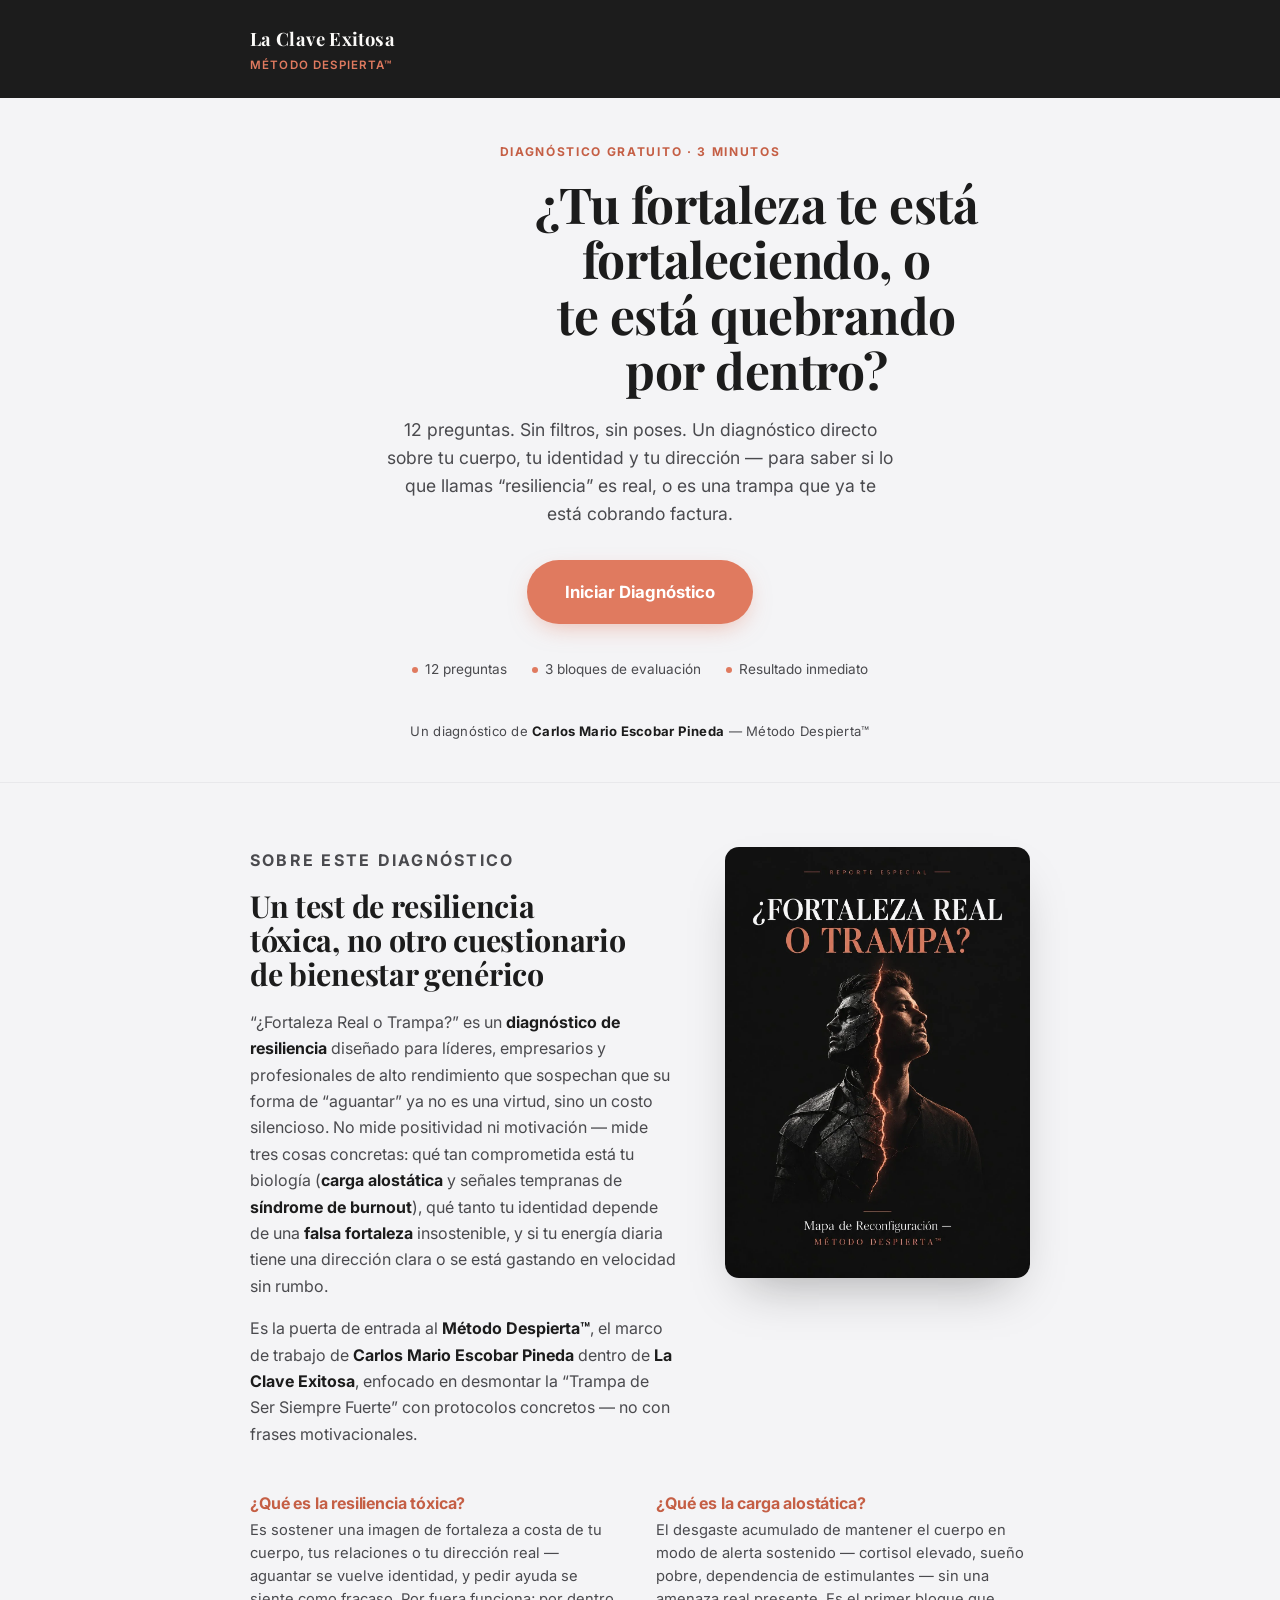
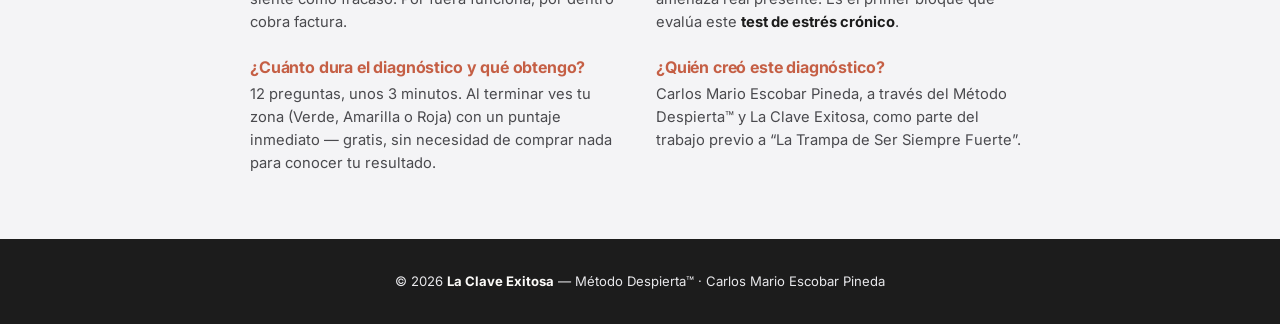
<file: index.html>
<!DOCTYPE html>
<html lang="es">
<head>
  <meta charset="UTF-8">
  <meta name="viewport" content="width=device-width, initial-scale=1">
  <title>¿Fortaleza Real o Trampa? — Test de Resiliencia Tóxica | Método Despierta™</title>
  <meta name="description" content="Diagnóstico gratuito de resiliencia tóxica y burnout en 12 preguntas: carga alostática, falsa fortaleza y dirección. Descubre si tu fortaleza te sostiene o te está quebrando por dentro. Método Despierta™, Carlos Mario Escobar Pineda.">
  <meta name="keywords" content="diagnóstico de resiliencia, resiliencia tóxica, test de fortaleza mental, carga alostática, síndrome de burnout, agotamiento emocional, falsa fortaleza, la trampa de ser siempre fuerte, test de estrés crónico, Método Despierta, Carlos Mario Escobar Pineda, La Clave Exitosa, diagnóstico gratuito online">
  <meta name="robots" content="index, follow">
  <link rel="canonical" href="https://diagnostico.laclavexitosa.com/">

  <link rel="preconnect" href="https://fonts.googleapis.com">
  <link rel="preconnect" href="https://fonts.gstatic.com" crossorigin>
  <link rel="stylesheet" href="https://fonts.googleapis.com/css2?family=Playfair+Display:wght@700;800&family=Inter:wght@400;500;600;700&display=swap">

  <link rel="icon" href="assets/favicon.svg" type="image/svg+xml">
  <link rel="apple-touch-icon" href="assets/apple-touch-icon.png">
  <link rel="stylesheet" href="styles.css?v=20260918">

  <meta property="og:title" content="¿Fortaleza Real o Trampa? — Test de Resiliencia Tóxica">
  <meta property="og:description" content="¿Tu fortaleza te está fortaleciendo, o te está quebrando por dentro? Diagnóstico gratuito de 12 preguntas sobre carga alostática, falsa fortaleza y dirección. Descúbrelo en 3 minutos.">
  <meta property="og:type" content="website">
  <meta property="og:url" content="https://diagnostico.laclavexitosa.com/">
  <meta property="og:locale" content="es_CO">
  <meta property="og:image" content="https://diagnostico.laclavexitosa.com/assets/social-preview.jpg">
  <meta property="og:image:width" content="900">
  <meta property="og:image:height" content="900">
  <meta name="twitter:card" content="summary_large_image">
  <meta name="twitter:image" content="https://diagnostico.laclavexitosa.com/assets/social-preview.jpg">

  <script type="application/ld+json">
  {
    "@context": "https://schema.org",
    "@type": "FAQPage",
    "mainEntity": [
      {
        "@type": "Question",
        "name": "¿Qué es la resiliencia tóxica?",
        "acceptedAnswer": {
          "@type": "Answer",
          "text": "Es sostener una imagen de fortaleza a costa de tu cuerpo, tus relaciones o tu dirección real — aguantar se vuelve identidad, y pedir ayuda se siente como fracaso. Por fuera funciona; por dentro cobra factura."
        }
      },
      {
        "@type": "Question",
        "name": "¿Qué es la carga alostática?",
        "acceptedAnswer": {
          "@type": "Answer",
          "text": "El desgaste acumulado de mantener el cuerpo en modo de alerta sostenido — cortisol elevado, sueño pobre, dependencia de estimulantes — sin una amenaza real presente. Es el primer bloque que evalúa este test de estrés crónico."
        }
      },
      {
        "@type": "Question",
        "name": "¿Cuánto dura el diagnóstico y qué obtengo?",
        "acceptedAnswer": {
          "@type": "Answer",
          "text": "12 preguntas, unos 3 minutos. Al terminar ves tu zona (Verde, Amarilla o Roja) con un puntaje inmediato — gratis, sin necesidad de comprar nada para conocer tu resultado."
        }
      },
      {
        "@type": "Question",
        "name": "¿Quién creó este diagnóstico?",
        "acceptedAnswer": {
          "@type": "Answer",
          "text": "Carlos Mario Escobar Pineda, a través del Método Despierta™ y La Clave Exitosa, como parte del trabajo previo a “La Trampa de Ser Siempre Fuerte”."
        }
      }
    ]
  }
  </script>
</head>
<body>
  <a class="skip-link" href="#main">Saltar al contenido</a>

  <header class="site-header">
    <div class="container">
      <div class="brand">
        <span class="brand-name">La Clave Exitosa</span>
        <span class="brand-method">Método Despierta™</span>
      </div>
    </div>
  </header>

  <div class="app">
    <main class="app-main" id="main">
      <div class="container">

        <!-- ============ PANTALLA 1: LANDING ============ -->
        <section class="screen landing" data-screen="landing">
          <p class="eyebrow">Diagnóstico gratuito · 3 minutos</p>
          <h1 class="landing-hook">¿Tu fortaleza te está fortaleciendo, o te está quebrando por dentro?</h1>
          <p class="landing-sub">12 preguntas. Sin filtros, sin poses. Un diagnóstico directo sobre tu cuerpo, tu identidad y tu dirección — para saber si lo que llamas “resiliencia” es real, o es una trampa que ya te está cobrando factura.</p>
          <button type="button" class="btn btn-primary btn-lg" data-action="start-quiz">Iniciar Diagnóstico</button>
          <div class="landing-meta">
            <span>12 preguntas</span>
            <span>3 bloques de evaluación</span>
            <span>Resultado inmediato</span>
          </div>
          <p class="landing-credit">Un diagnóstico de <strong>Carlos Mario Escobar Pineda</strong> — Método Despierta™</p>
          <noscript>
            <p style="margin-top:2rem;color:#C6482E;font-weight:600;">
              Este diagnóstico es interactivo y necesita JavaScript activado en tu navegador para funcionar.
            </p>
          </noscript>
        </section>

        <!-- ============ PANTALLA 2: QUIZ ============ -->
        <section class="screen card" data-screen="quiz" hidden>
          <div class="progress"><div class="progress-bar" data-progress-bar></div></div>
          <p class="quiz-block-label" data-quiz-block-label></p>
          <h2 class="quiz-question" data-quiz-question></h2>
          <div class="quiz-options" data-quiz-options></div>
          <div class="quiz-nav">
            <button type="button" class="quiz-back" data-action="quiz-back">← Anterior</button>
            <span class="quiz-counter" data-quiz-counter></span>
          </div>
        </section>

        <!-- ============ PANTALLA 2.5: ANALIZANDO ============ -->
        <section class="screen analyzing-screen" data-screen="analyzing" hidden>
          <div class="spinner" aria-hidden="true"></div>
          <p class="analyzing-text">Analizando tus respuestas...</p>
        </section>

        <!-- ============ PANTALLA 3: RESULTADO GRATIS ============ -->
        <section class="screen card" data-screen="result" hidden>
          <p class="eyebrow" style="text-align:center;display:block;">Tu resultado</p>
          <div class="gauge-wrap">
            <svg class="gauge" viewBox="0 0 240 140" role="img" aria-label="Velocímetro de resultado">
              <path d="M 30 120 A 90 90 0 0 1 75 42.06" fill="none" stroke="#4C9A6E" stroke-width="18" stroke-linecap="round"/>
              <path d="M 75 42.06 A 90 90 0 0 1 165 42.06" fill="none" stroke="#E0A83E" stroke-width="18"/>
              <path d="M 165 42.06 A 90 90 0 0 1 210 120" fill="none" stroke="#C6482E" stroke-width="18" stroke-linecap="round"/>
              <circle cx="120" cy="120" r="8" fill="#1C1C1C"/>
              <line class="gauge-needle" data-gauge-needle x1="120" y1="120" x2="120" y2="40" stroke="#1C1C1C" stroke-width="4" stroke-linecap="round" style="transform:rotate(-90deg);"/>
            </svg>
            <span class="gauge-zone-label" data-result-zone-label></span>
            <p class="gauge-score"><span>Puntaje: </span><span data-result-score></span><span>/24</span></p>
          </div>
          <p class="result-frase" data-result-frase></p>

          <form class="lead-form" data-lead-form novalidate>
            <div class="field">
              <label for="f-nombre">Nombre</label>
              <input id="f-nombre" name="nombre" type="text" autocomplete="name" required>
            </div>
            <div class="field">
              <label for="f-email">Email</label>
              <input id="f-email" name="email" type="email" autocomplete="email" required>
            </div>
            <div class="field">
              <label for="f-whatsapp">WhatsApp</label>
              <input id="f-whatsapp" name="whatsapp" type="tel" autocomplete="tel" placeholder="+57 300 000 0000" required>
            </div>
            <button type="submit" class="btn btn-primary btn-block btn-lg" data-action="submit-lead">Ver mi diagnóstico completo</button>
            <p class="form-note">Tus datos se usan solo para enviarte tu diagnóstico. Sin spam.</p>
          </form>

          <div class="unlock-box" data-unlock-box hidden>
            <p class="unlock-title">Ya tenemos tu zona predominante.</p>
            <p class="unlock-sub">Pero un puntaje no te dice <em>por qué</em> estás ahí, ni qué hacer los próximos 7 días. Eso está en tu Mapa Completo de Reconfiguración.</p>
            <a class="btn btn-primary btn-lg" data-hotmart-reporte href="#" target="_self">Desbloquea tu Mapa Completo de Reconfiguración</a>
            <span class="unlock-price">Pago único de $19 USD · Acceso inmediato tras la compra</span>
          </div>
        </section>

      </div>
    </main>

    <section class="seo-section" id="sobre-el-diagnostico">
      <div class="container">
        <div class="seo-grid">
          <div class="seo-content">
            <p class="eyebrow">Sobre este diagnóstico</p>
            <h2>Un test de resiliencia tóxica, no otro cuestionario de bienestar genérico</h2>
            <p>“¿Fortaleza Real o Trampa?” es un <strong>diagnóstico de resiliencia</strong> diseñado para líderes, empresarios y profesionales de alto rendimiento que sospechan que su forma de “aguantar” ya no es una virtud, sino un costo silencioso. No mide positividad ni motivación — mide tres cosas concretas: qué tan comprometida está tu biología (<strong>carga alostática</strong> y señales tempranas de <strong>síndrome de burnout</strong>), qué tanto tu identidad depende de una <strong>falsa fortaleza</strong> insostenible, y si tu energía diaria tiene una dirección clara o se está gastando en velocidad sin rumbo.</p>
            <p>Es la puerta de entrada al <strong>Método Despierta™</strong>, el marco de trabajo de <strong>Carlos Mario Escobar Pineda</strong> dentro de <strong>La Clave Exitosa</strong>, enfocado en desmontar la “Trampa de Ser Siempre Fuerte” con protocolos concretos — no con frases motivacionales.</p>
          </div>
          <figure class="seo-image">
            <img src="assets/report-cover.webp" alt="Portada del reporte ¿Fortaleza Real o Trampa? — Mapa de Reconfiguración, Método Despierta™" loading="lazy" width="1055" height="1491">
          </figure>
        </div>

        <div class="faq-grid">
          <div class="faq-item">
            <h3>¿Qué es la resiliencia tóxica?</h3>
            <p>Es sostener una imagen de fortaleza a costa de tu cuerpo, tus relaciones o tu dirección real — aguantar se vuelve identidad, y pedir ayuda se siente como fracaso. Por fuera funciona; por dentro cobra factura.</p>
          </div>
          <div class="faq-item">
            <h3>¿Qué es la carga alostática?</h3>
            <p>El desgaste acumulado de mantener el cuerpo en modo de alerta sostenido — cortisol elevado, sueño pobre, dependencia de estimulantes — sin una amenaza real presente. Es el primer bloque que evalúa este <strong>test de estrés crónico</strong>.</p>
          </div>
          <div class="faq-item">
            <h3>¿Cuánto dura el diagnóstico y qué obtengo?</h3>
            <p>12 preguntas, unos 3 minutos. Al terminar ves tu zona (Verde, Amarilla o Roja) con un puntaje inmediato — gratis, sin necesidad de comprar nada para conocer tu resultado.</p>
          </div>
          <div class="faq-item">
            <h3>¿Quién creó este diagnóstico?</h3>
            <p>Carlos Mario Escobar Pineda, a través del Método Despierta™ y La Clave Exitosa, como parte del trabajo previo a “La Trampa de Ser Siempre Fuerte”.</p>
          </div>
        </div>
      </div>
    </section>

    <footer class="site-footer">
      <div class="container">
        <p>© <span data-year></span> <strong>La Clave Exitosa</strong> — Método Despierta™ · Carlos Mario Escobar Pineda</p>
      </div>
    </footer>
  </div>

  <script defer src="lib/manifest.js"></script>
  <script defer src="main.js?v=20260918"></script>
</body>
</html>
</file>
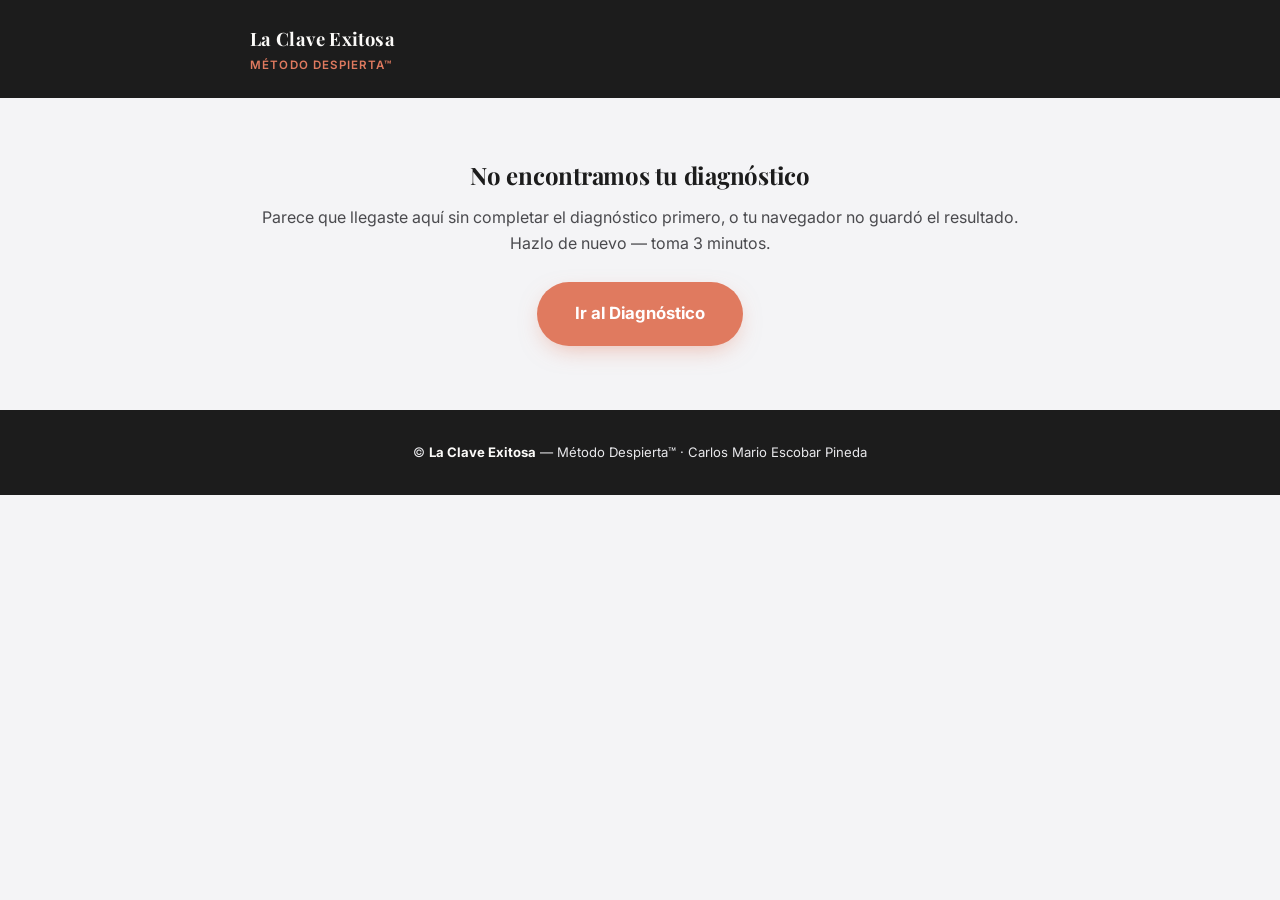
<file: gracias.html>
<!DOCTYPE html>
<html lang="es">
<head>
  <meta charset="UTF-8">
  <meta name="viewport" content="width=device-width, initial-scale=1">
  <title>Tu Mapa de Reconfiguración — Método Despierta™</title>
  <meta name="robots" content="noindex, nofollow">

  <link rel="preconnect" href="https://fonts.googleapis.com">
  <link rel="preconnect" href="https://fonts.gstatic.com" crossorigin>
  <link rel="stylesheet" href="https://fonts.googleapis.com/css2?family=Playfair+Display:wght@700;800&family=Inter:wght@400;500;600;700&display=swap">

  <link rel="icon" href="assets/favicon.svg" type="image/svg+xml">
  <link rel="stylesheet" href="styles.css?v=20260918">
</head>
<body>
  <a class="skip-link" href="#main">Saltar al contenido</a>

  <header class="site-header no-print">
    <div class="container">
      <div class="brand">
        <span class="brand-name">La Clave Exitosa</span>
        <span class="brand-method">Método Despierta™</span>
      </div>
    </div>
  </header>

  <main id="main">

    <!-- ============ Estado vacío (sin resultado guardado) ============ -->
    <div class="container" data-empty-state hidden>
      <div class="empty-state">
        <h2>No encontramos tu diagnóstico</h2>
        <p>Parece que llegaste aquí sin completar el diagnóstico primero, o tu navegador no guardó el resultado. Hazlo de nuevo — toma 3 minutos.</p>
        <a class="btn btn-primary btn-lg" href="index.html">Ir al Diagnóstico</a>
      </div>
    </div>

    <!-- ============ Reporte ============ -->
    <div data-report hidden>
      <section class="report-hero">
        <div class="container">
          <p class="eyebrow">Tu Mapa de Reconfiguración</p>
          <h1 data-report-title>Tu diagnóstico, <span data-report-nombre></span></h1>
          <p data-report-intro></p>
        </div>
      </section>

      <div class="container report-body">

        <section class="report-section" data-block-section="1">
          <div class="report-section-head">
            <h2>Bloque 1 · Carga Alostática</h2>
            <span class="zone-tag" data-block-zone-tag="1"></span>
          </div>
          <p class="report-text" data-block-text="1"></p>
        </section>

        <section class="report-section" data-block-section="2">
          <div class="report-section-head">
            <h2>Bloque 2 · La Máscara de la Identidad</h2>
            <span class="zone-tag" data-block-zone-tag="2"></span>
          </div>
          <p class="report-text" data-block-text="2"></p>
        </section>

        <section class="report-section" data-block-section="3">
          <div class="report-section-head">
            <h2>Bloque 3 · Dirección e Impulso</h2>
            <span class="zone-tag" data-block-zone-tag="3"></span>
          </div>
          <p class="report-text" data-block-text="3"></p>
        </section>

        <section class="report-section">
          <div class="report-section-head">
            <h2>Tu protocolo diario: Coherencia de 3 Minutos</h2>
          </div>
          <div class="protocol-steps" data-protocol-steps></div>
        </section>

        <section class="report-section">
          <div class="report-section-head">
            <h2>Tu plan de acción de 7 días</h2>
          </div>
          <div class="plan-table" data-plan-table></div>
        </section>

        <section class="report-cta">
          <p class="eyebrow" style="color:#E07A5F;">Un paso más</p>
          <h2>La Trampa de Ser Siempre Fuerte</h2>
          <p>Este reporte te muestra el mapa. Pero si tu Zona Predominante es Amarilla o Roja, el mapa no basta — necesitas desmontar la identidad que construyó la trampa. Ese es el trabajo completo de “La Trampa de Ser Siempre Fuerte”.</p>
          <a class="btn btn-primary btn-lg" data-hotmart-trampa href="#">Quiero desmontar la trampa — $47 USD</a>
        </section>

        <div class="report-actions no-print">
          <button type="button" class="btn btn-ghost" data-action="print-report">Imprimir / Guardar como PDF</button>
          <a class="btn btn-ghost" href="index.html">Volver al inicio</a>
        </div>
      </div>
    </div>

  </main>

  <footer class="site-footer no-print">
    <div class="container">
      <p>© <span data-year></span> <strong>La Clave Exitosa</strong> — Método Despierta™ · Carlos Mario Escobar Pineda</p>
    </div>
  </footer>

  <script defer src="lib/manifest.js"></script>
  <script defer src="report.js?v=20260918"></script>
</body>
</html>
</file>
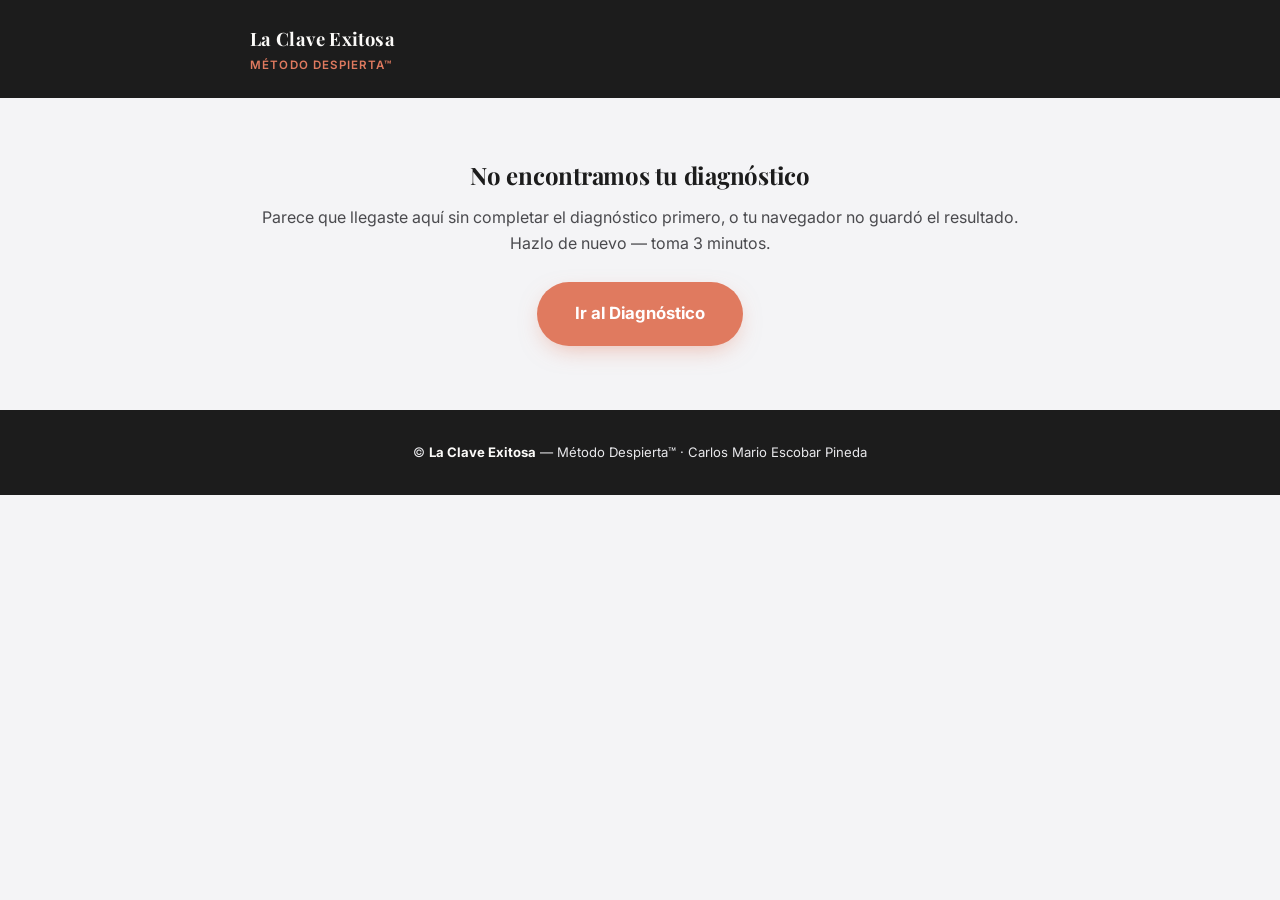
<file: ikigai-gracias.html>
<!DOCTYPE html>
<html lang="es">
<head>
  <meta charset="UTF-8">
  <meta name="viewport" content="width=device-width, initial-scale=1">
  <title>Tu Mapa de Propósito y Neuro-liderazgo — Método Despierta™</title>
  <meta name="robots" content="noindex, nofollow">

  <link rel="preconnect" href="https://fonts.googleapis.com">
  <link rel="preconnect" href="https://fonts.gstatic.com" crossorigin>
  <link rel="stylesheet" href="https://fonts.googleapis.com/css2?family=Playfair+Display:wght@700;800&family=Inter:wght@400;500;600;700&display=swap">

  <link rel="icon" href="assets/favicon.svg" type="image/svg+xml">
  <link rel="stylesheet" href="styles.css?v=20260918">
</head>
<body>
  <a class="skip-link" href="#main">Saltar al contenido</a>

  <header class="site-header no-print">
    <div class="container">
      <div class="brand">
        <span class="brand-name">La Clave Exitosa</span>
        <span class="brand-method">Método Despierta™</span>
      </div>
    </div>
  </header>

  <main id="main">

    <!-- ============ Estado vacío (sin resultado guardado) ============ -->
    <div class="container" data-empty-state hidden>
      <div class="empty-state">
        <h2>No encontramos tu diagnóstico</h2>
        <p>Parece que llegaste aquí sin completar el diagnóstico primero, o tu navegador no guardó el resultado. Hazlo de nuevo — toma 3 minutos.</p>
        <a class="btn btn-primary btn-lg" href="ikigai.html">Ir al Diagnóstico</a>
      </div>
    </div>

    <!-- ============ Reporte ============ -->
    <div data-report hidden>
      <section class="report-hero">
        <div class="container">
          <p class="eyebrow">Tu Mapa de Propósito y Neuro-liderazgo</p>
          <h1 data-report-title>Tu diagnóstico, <span data-report-nombre></span></h1>
          <p data-report-intro></p>
        </div>
      </section>

      <div class="container report-body">

        <section class="report-section" data-block-section="1">
          <div class="report-section-head">
            <h2>Bloque 1 · Consciencia</h2>
            <span class="zone-tag" data-block-zone-tag="1"></span>
          </div>
          <p class="report-text" data-block-text="1"></p>
        </section>

        <section class="report-section" data-block-section="2">
          <div class="report-section-head">
            <h2>Bloque 2 · Dominio Interno</h2>
            <span class="zone-tag" data-block-zone-tag="2"></span>
          </div>
          <p class="report-text" data-block-text="2"></p>
        </section>

        <section class="report-section" data-block-section="3">
          <div class="report-section-head">
            <h2>Bloque 3 · Vida con Sentido</h2>
            <span class="zone-tag" data-block-zone-tag="3"></span>
          </div>
          <p class="report-text" data-block-text="3"></p>
        </section>

        <section class="report-section">
          <div class="report-section-head">
            <h2>Tu protocolo diario: Coherencia de 3 Minutos</h2>
          </div>
          <div class="protocol-steps" data-protocol-steps></div>
        </section>

        <section class="report-section">
          <div class="report-section-head">
            <h2>Tu plan de acción de 7 días</h2>
          </div>
          <div class="plan-table" data-plan-table></div>
        </section>

        <section class="report-cta">
          <p class="eyebrow" style="color:#E07A5F;">Un paso más</p>
          <h2>La Trampa de Ser Siempre Fuerte</h2>
          <p>Este reporte te muestra el mapa. Pero si tu Zona Predominante es Amarilla o Roja, el mapa no basta — necesitas desmontar la identidad que construyó la trampa. Ese es el trabajo completo de “La Trampa de Ser Siempre Fuerte”.</p>
          <a class="btn btn-primary btn-lg" data-hotmart-trampa href="#">Quiero desmontar la trampa — $47 USD</a>
        </section>

        <div class="report-actions no-print">
          <button type="button" class="btn btn-ghost" data-action="print-report">Imprimir / Guardar como PDF</button>
          <a class="btn btn-ghost" href="ikigai.html">Volver al inicio</a>
        </div>
      </div>
    </div>

  </main>

  <footer class="site-footer no-print">
    <div class="container">
      <p>© <span data-year></span> <strong>La Clave Exitosa</strong> — Método Despierta™ · Carlos Mario Escobar Pineda</p>
    </div>
  </footer>

  <script defer src="lib/manifest-ikigai.js"></script>
  <script defer src="ikigai-report.js?v=20260918"></script>
</body>
</html>
</file>
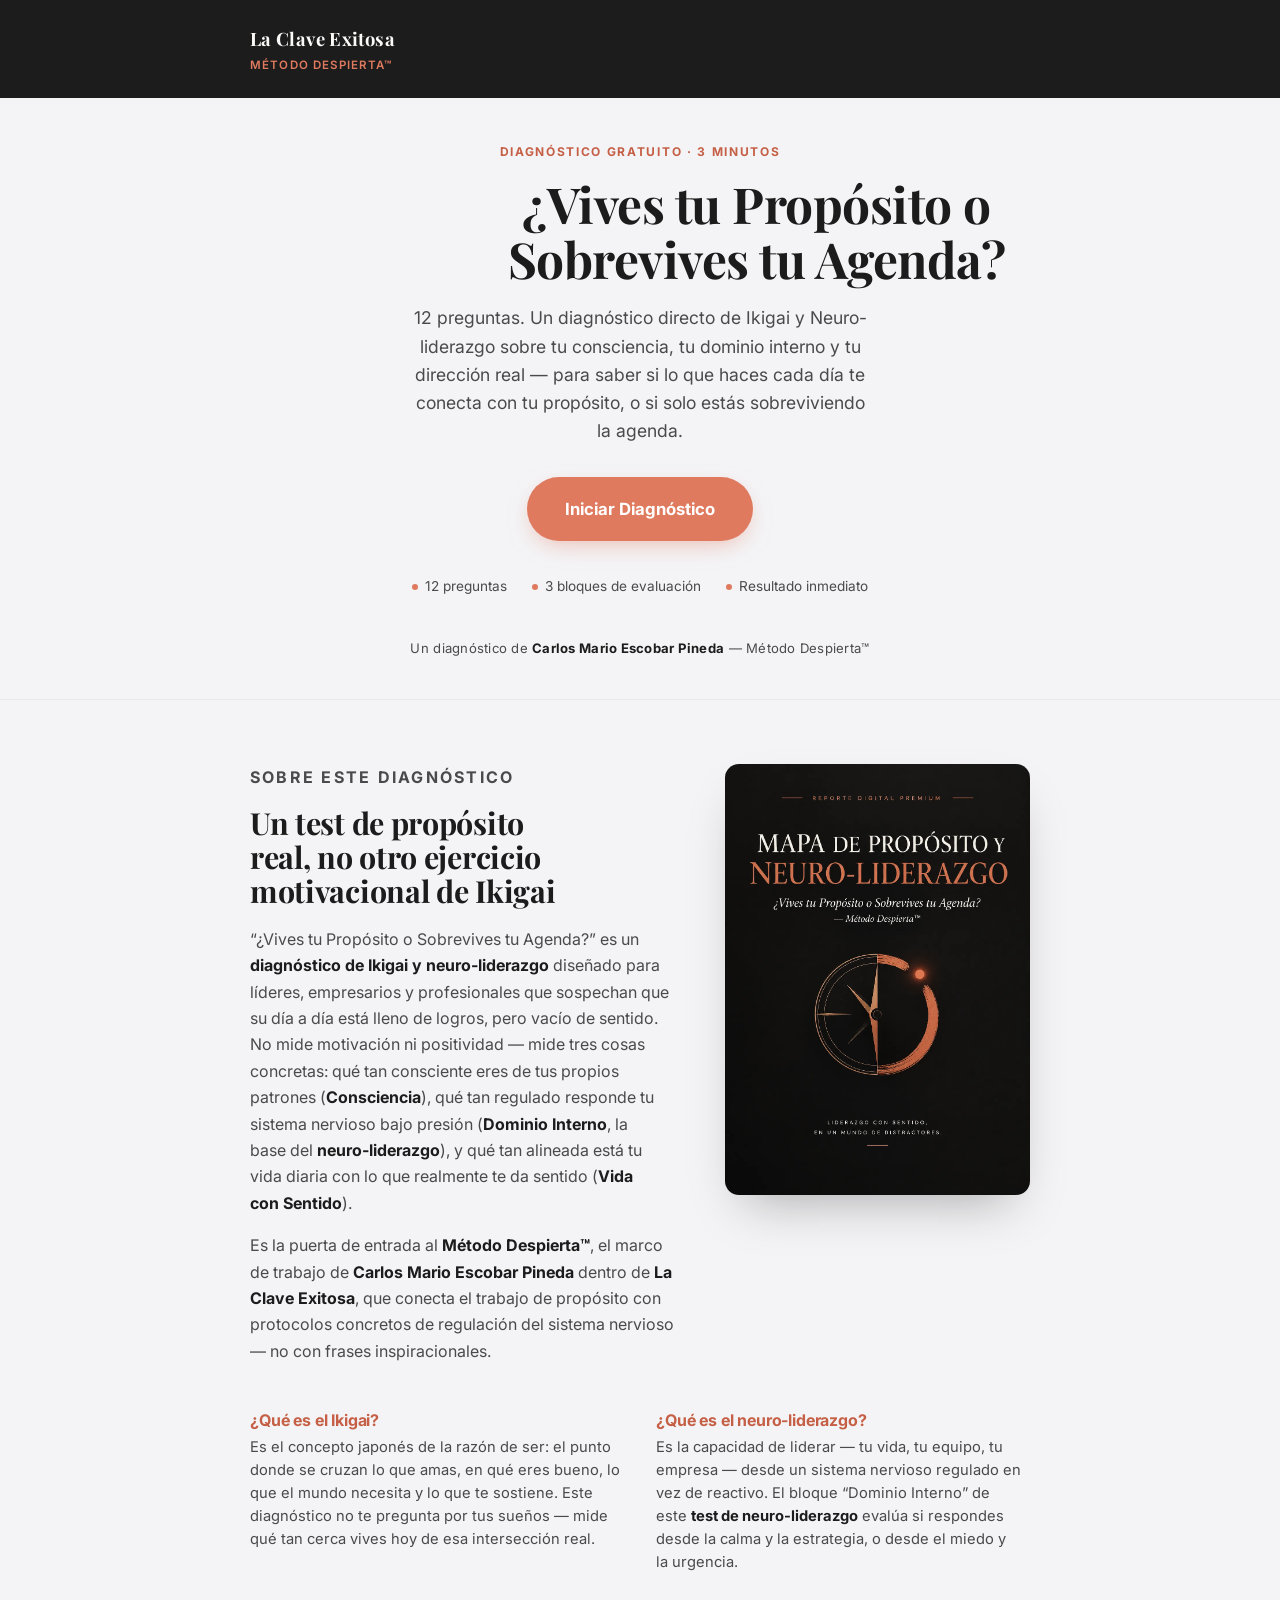
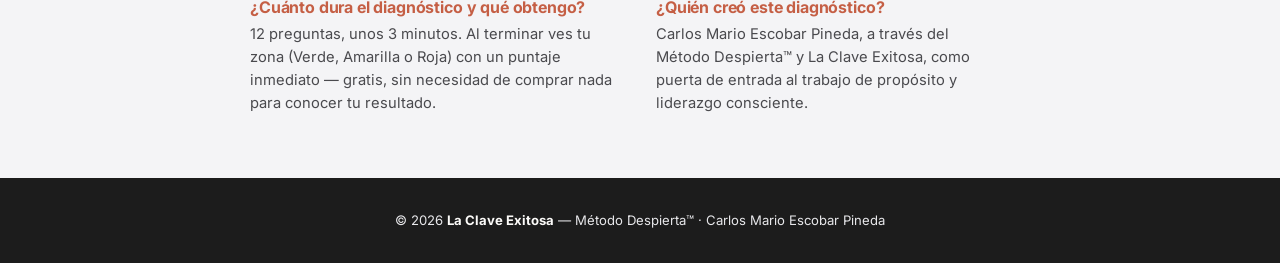
<file: ikigai.html>
<!DOCTYPE html>
<html lang="es">
<head>
  <meta charset="UTF-8">
  <meta name="viewport" content="width=device-width, initial-scale=1">
  <title>¿Vives tu Propósito o Sobrevives tu Agenda? — Diagnóstico de Ikigai y Neuro-liderazgo | Método Despierta™</title>
  <meta name="description" content="Diagnóstico gratuito de propósito y neuro-liderazgo en 12 preguntas: consciencia, dominio interno y vida con sentido. Descubre si vives tu Ikigai o sobrevives tu agenda. Método Despierta™, Carlos Mario Escobar Pineda.">
  <meta name="keywords" content="diagnóstico de propósito, test de ikigai, neuro-liderazgo, vida con sentido, consciencia y dominio interno, liderazgo consciente, sobrevivir la agenda, Método Despierta, Carlos Mario Escobar Pineda, La Clave Exitosa, diagnóstico gratuito online">
  <meta name="robots" content="index, follow">
  <link rel="canonical" href="https://diagnostico.laclavexitosa.com/ikigai.html">

  <link rel="preconnect" href="https://fonts.googleapis.com">
  <link rel="preconnect" href="https://fonts.gstatic.com" crossorigin>
  <link rel="stylesheet" href="https://fonts.googleapis.com/css2?family=Playfair+Display:wght@700;800&family=Inter:wght@400;500;600;700&display=swap">

  <link rel="icon" href="assets/favicon.svg" type="image/svg+xml">
  <link rel="apple-touch-icon" href="assets/apple-touch-icon.png">
  <link rel="stylesheet" href="styles.css?v=20260918">

  <meta property="og:title" content="¿Vives tu Propósito o Sobrevives tu Agenda? — Diagnóstico de Ikigai y Neuro-liderazgo">
  <meta property="og:description" content="12 preguntas sobre consciencia, dominio interno y vida con sentido. Descubre en 3 minutos si vives tu propósito o sobrevives tu agenda.">
  <meta property="og:type" content="website">
  <meta property="og:url" content="https://diagnostico.laclavexitosa.com/ikigai.html">
  <meta property="og:locale" content="es_CO">
  <meta property="og:image" content="https://diagnostico.laclavexitosa.com/assets/ikigai-social-preview.jpg">
  <meta name="twitter:card" content="summary_large_image">
  <meta name="twitter:image" content="https://diagnostico.laclavexitosa.com/assets/ikigai-social-preview.jpg">

  <script type="application/ld+json">
  {
    "@context": "https://schema.org",
    "@type": "FAQPage",
    "mainEntity": [
      {
        "@type": "Question",
        "name": "¿Qué es el Ikigai?",
        "acceptedAnswer": {
          "@type": "Answer",
          "text": "Es el concepto japonés de la razón de ser: el punto donde se cruzan lo que amas, en qué eres bueno, lo que el mundo necesita y lo que te sostiene. Este diagnóstico no te pregunta por tus sueños — mide qué tan cerca vives hoy de esa intersección real."
        }
      },
      {
        "@type": "Question",
        "name": "¿Qué es el neuro-liderazgo?",
        "acceptedAnswer": {
          "@type": "Answer",
          "text": "Es la capacidad de liderar — tu vida, tu equipo, tu empresa — desde un sistema nervioso regulado en vez de reactivo. El bloque “Dominio Interno” de este test evalúa si respondes desde la calma y la estrategia, o desde el miedo y la urgencia."
        }
      },
      {
        "@type": "Question",
        "name": "¿Cuánto dura el diagnóstico y qué obtengo?",
        "acceptedAnswer": {
          "@type": "Answer",
          "text": "12 preguntas, unos 3 minutos. Al terminar ves tu zona (Verde, Amarilla o Roja) con un puntaje inmediato — gratis, sin necesidad de comprar nada para conocer tu resultado."
        }
      },
      {
        "@type": "Question",
        "name": "¿Quién creó este diagnóstico?",
        "acceptedAnswer": {
          "@type": "Answer",
          "text": "Carlos Mario Escobar Pineda, a través del Método Despierta™ y La Clave Exitosa, como puerta de entrada al trabajo de propósito y liderazgo consciente."
        }
      }
    ]
  }
  </script>
</head>
<body>
  <a class="skip-link" href="#main">Saltar al contenido</a>

  <header class="site-header">
    <div class="container">
      <div class="brand">
        <span class="brand-name">La Clave Exitosa</span>
        <span class="brand-method">Método Despierta™</span>
      </div>
    </div>
  </header>

  <div class="app">
    <main class="app-main" id="main">
      <div class="container">

        <!-- ============ PANTALLA 1: LANDING ============ -->
        <section class="screen landing" data-screen="landing">
          <p class="eyebrow">Diagnóstico gratuito · 3 minutos</p>
          <h1 class="landing-hook">¿Vives tu Propósito o Sobrevives tu Agenda?</h1>
          <p class="landing-sub">12 preguntas. Un diagnóstico directo de Ikigai y Neuro-liderazgo sobre tu consciencia, tu dominio interno y tu dirección real — para saber si lo que haces cada día te conecta con tu propósito, o si solo estás sobreviviendo la agenda.</p>
          <button type="button" class="btn btn-primary btn-lg" data-action="start-quiz">Iniciar Diagnóstico</button>
          <div class="landing-meta">
            <span>12 preguntas</span>
            <span>3 bloques de evaluación</span>
            <span>Resultado inmediato</span>
          </div>
          <p class="landing-credit">Un diagnóstico de <strong>Carlos Mario Escobar Pineda</strong> — Método Despierta™</p>
          <noscript>
            <p style="margin-top:2rem;color:#C6482E;font-weight:600;">
              Este diagnóstico es interactivo y necesita JavaScript activado en tu navegador para funcionar.
            </p>
          </noscript>
        </section>

        <!-- ============ PANTALLA 2: QUIZ ============ -->
        <section class="screen card" data-screen="quiz" hidden>
          <div class="progress"><div class="progress-bar" data-progress-bar></div></div>
          <p class="quiz-block-label" data-quiz-block-label></p>
          <h2 class="quiz-question" data-quiz-question></h2>
          <div class="quiz-options" data-quiz-options></div>
          <div class="quiz-nav">
            <button type="button" class="quiz-back" data-action="quiz-back">← Anterior</button>
            <span class="quiz-counter" data-quiz-counter></span>
          </div>
        </section>

        <!-- ============ PANTALLA 2.5: ANALIZANDO ============ -->
        <section class="screen analyzing-screen" data-screen="analyzing" hidden>
          <div class="spinner" aria-hidden="true"></div>
          <p class="analyzing-text">Analizando tus respuestas...</p>
        </section>

        <!-- ============ PANTALLA 3: RESULTADO GRATIS ============ -->
        <section class="screen card" data-screen="result" hidden>
          <p class="eyebrow" style="text-align:center;display:block;">Tu resultado</p>
          <div class="gauge-wrap">
            <svg class="gauge" viewBox="0 0 240 140" role="img" aria-label="Velocímetro de resultado">
              <path d="M 30 120 A 90 90 0 0 1 75 42.06" fill="none" stroke="#4C9A6E" stroke-width="18" stroke-linecap="round"/>
              <path d="M 75 42.06 A 90 90 0 0 1 165 42.06" fill="none" stroke="#E0A83E" stroke-width="18"/>
              <path d="M 165 42.06 A 90 90 0 0 1 210 120" fill="none" stroke="#C6482E" stroke-width="18" stroke-linecap="round"/>
              <circle cx="120" cy="120" r="8" fill="#1C1C1C"/>
              <line class="gauge-needle" data-gauge-needle x1="120" y1="120" x2="120" y2="40" stroke="#1C1C1C" stroke-width="4" stroke-linecap="round" style="transform:rotate(-90deg);"/>
            </svg>
            <span class="gauge-zone-label" data-result-zone-label></span>
            <p class="gauge-score"><span>Puntaje: </span><span data-result-score></span><span>/24</span></p>
          </div>
          <p class="result-frase" data-result-frase></p>

          <form class="lead-form" data-lead-form novalidate>
            <div class="field">
              <label for="f-nombre">Nombre</label>
              <input id="f-nombre" name="nombre" type="text" autocomplete="name" required>
            </div>
            <div class="field">
              <label for="f-email">Email</label>
              <input id="f-email" name="email" type="email" autocomplete="email" required>
            </div>
            <div class="field">
              <label for="f-whatsapp">WhatsApp</label>
              <input id="f-whatsapp" name="whatsapp" type="tel" autocomplete="tel" placeholder="+57 300 000 0000" required>
            </div>
            <button type="submit" class="btn btn-primary btn-block btn-lg" data-action="submit-lead">Ver mi diagnóstico completo</button>
            <p class="form-note">Tus datos se usan solo para enviarte tu diagnóstico. Sin spam.</p>
          </form>

          <div class="unlock-box" data-unlock-box hidden>
            <p class="unlock-title">Ya tenemos tu zona predominante.</p>
            <p class="unlock-sub">Pero un puntaje no te dice <em>por qué</em> estás ahí, ni qué hacer los próximos 7 días. Eso está en tu Mapa de Propósito y Neuro-liderazgo.</p>
            <a class="btn btn-primary btn-lg" data-hotmart-reporte href="#" target="_self">Desbloquea tu Mapa de Propósito y Neuro-liderazgo</a>
            <span class="unlock-price">Pago único de $19 USD · Acceso inmediato tras la compra</span>
          </div>
        </section>

      </div>
    </main>

    <section class="seo-section" id="sobre-el-diagnostico">
      <div class="container">
        <div class="seo-grid">
          <div class="seo-content">
            <p class="eyebrow">Sobre este diagnóstico</p>
            <h2>Un test de propósito real, no otro ejercicio motivacional de Ikigai</h2>
            <p>“¿Vives tu Propósito o Sobrevives tu Agenda?” es un <strong>diagnóstico de Ikigai y neuro-liderazgo</strong> diseñado para líderes, empresarios y profesionales que sospechan que su día a día está lleno de logros, pero vacío de sentido. No mide motivación ni positividad — mide tres cosas concretas: qué tan consciente eres de tus propios patrones (<strong>Consciencia</strong>), qué tan regulado responde tu sistema nervioso bajo presión (<strong>Dominio Interno</strong>, la base del <strong>neuro-liderazgo</strong>), y qué tan alineada está tu vida diaria con lo que realmente te da sentido (<strong>Vida con Sentido</strong>).</p>
            <p>Es la puerta de entrada al <strong>Método Despierta™</strong>, el marco de trabajo de <strong>Carlos Mario Escobar Pineda</strong> dentro de <strong>La Clave Exitosa</strong>, que conecta el trabajo de propósito con protocolos concretos de regulación del sistema nervioso — no con frases inspiracionales.</p>
          </div>
          <figure class="seo-image">
            <img src="assets/ikigai-cover.webp" alt="Portada del reporte Mapa de Propósito y Neuro-liderazgo — Método Despierta™" loading="lazy" width="1055" height="1491">
          </figure>
        </div>

        <div class="faq-grid">
          <div class="faq-item">
            <h3>¿Qué es el Ikigai?</h3>
            <p>Es el concepto japonés de la razón de ser: el punto donde se cruzan lo que amas, en qué eres bueno, lo que el mundo necesita y lo que te sostiene. Este diagnóstico no te pregunta por tus sueños — mide qué tan cerca vives hoy de esa intersección real.</p>
          </div>
          <div class="faq-item">
            <h3>¿Qué es el neuro-liderazgo?</h3>
            <p>Es la capacidad de liderar — tu vida, tu equipo, tu empresa — desde un sistema nervioso regulado en vez de reactivo. El bloque “Dominio Interno” de este <strong>test de neuro-liderazgo</strong> evalúa si respondes desde la calma y la estrategia, o desde el miedo y la urgencia.</p>
          </div>
          <div class="faq-item">
            <h3>¿Cuánto dura el diagnóstico y qué obtengo?</h3>
            <p>12 preguntas, unos 3 minutos. Al terminar ves tu zona (Verde, Amarilla o Roja) con un puntaje inmediato — gratis, sin necesidad de comprar nada para conocer tu resultado.</p>
          </div>
          <div class="faq-item">
            <h3>¿Quién creó este diagnóstico?</h3>
            <p>Carlos Mario Escobar Pineda, a través del Método Despierta™ y La Clave Exitosa, como puerta de entrada al trabajo de propósito y liderazgo consciente.</p>
          </div>
        </div>
      </div>
    </section>

    <footer class="site-footer">
      <div class="container">
        <p>© <span data-year></span> <strong>La Clave Exitosa</strong> — Método Despierta™ · Carlos Mario Escobar Pineda</p>
      </div>
    </footer>
  </div>

  <script defer src="lib/manifest-ikigai.js"></script>
  <script defer src="ikigai-main.js?v=20260918"></script>
</body>
</html>
</file>
<file: styles.css>
/* =============================================================
   1. Tokens
   ============================================================= */
:root {
  --carbon: #1C1C1C;
  --ash: #F4F4F6;
  --ash-2: #E8E8EB;
  --ink: #1C1C1C;
  --ink-soft: #4A4A4E;
  --cream: #FBFAF8;
  --terracota: #E07A5F;
  --terracota-dark: #C55F45;
  --verde: #4C9A6E;
  --amarilla: #E0A83E;
  --roja: #C6482E;

  --serif: "Playfair Display", "Cinzel", Georgia, serif;
  --sans: "Inter", -apple-system, BlinkMacSystemFont, "Segoe UI", sans-serif;

  --ease-out: cubic-bezier(0.16, 1, 0.3, 1);
  --ease-soft: cubic-bezier(0.25, 0.46, 0.45, 0.94);

  --radius: 14px;
  --radius-sm: 8px;
  --container: 780px;
}

/* =============================================================
   2. Reset & base
   ============================================================= */
*, *::before, *::after { box-sizing: border-box; margin: 0; }
html { -webkit-text-size-adjust: 100%; tab-size: 2; scroll-behavior: smooth; }
body {
  font-family: var(--sans);
  font-size: 16px;
  line-height: 1.6;
  color: var(--ink);
  background: var(--ash);
  -webkit-font-smoothing: antialiased;
  text-rendering: optimizeLegibility;
  overflow-x: clip;
  overscroll-behavior-y: none;
}
img, svg, video { display: block; max-width: 100%; }
button { font: inherit; color: inherit; cursor: pointer; border: 0; background: none; }
a { color: inherit; text-decoration: none; }
p { text-wrap: pretty; }
h1, h2, h3, h4 { font-family: var(--serif); text-wrap: balance; line-height: 1.12; letter-spacing: -0.01em; font-weight: 700; }
::selection { background: var(--terracota); color: var(--cream); }
[hidden] { display: none !important; }

:focus-visible {
  outline: 2px solid var(--terracota);
  outline-offset: 3px;
  border-radius: 4px;
}

.skip-link {
  position: fixed; top: -100px; left: 1rem;
  padding: .6rem 1rem; background: var(--carbon); color: var(--cream);
  z-index: 9999; border-radius: var(--radius-sm); font-weight: 600;
}
.skip-link:focus { top: 1rem; }

@media (prefers-reduced-motion: reduce) {
  html { scroll-behavior: auto; }
}

/* =============================================================
   3. Utilities
   ============================================================= */
.container {
  width: min(100% - 2.5rem, var(--container));
  margin-inline: auto;
}
.sr-only {
  position: absolute; width: 1px; height: 1px; padding: 0; margin: -1px;
  overflow: hidden; clip: rect(0,0,0,0); white-space: nowrap; border: 0;
}
.eyebrow {
  display: inline-block;
  font-family: var(--sans);
  font-size: 0.75rem;
  font-weight: 700;
  letter-spacing: 0.14em;
  text-transform: uppercase;
  color: var(--terracota-dark);
  margin-bottom: 0.9rem;
}

/* =============================================================
   4. Header / marca
   ============================================================= */
.site-header {
  background: var(--carbon);
  color: var(--cream);
  padding: 1.5rem 0;
}
.site-header .container {
  display: flex;
  align-items: center;
  justify-content: space-between;
  gap: 1rem;
}
.brand {
  display: flex;
  flex-direction: column;
  gap: 0.15rem;
}
.brand-name {
  font-family: var(--serif);
  font-size: 1.15rem;
  font-weight: 700;
  letter-spacing: 0.02em;
}
.brand-method {
  font-size: 0.72rem;
  letter-spacing: 0.1em;
  text-transform: uppercase;
  color: var(--terracota);
  font-weight: 600;
}

/* =============================================================
   5. Componentes
   ============================================================= */
.btn {
  display: inline-flex;
  align-items: center;
  justify-content: center;
  gap: 0.6rem;
  padding: 1rem 2rem;
  border-radius: 999px;
  font-weight: 700;
  font-size: 1rem;
  transition: transform 0.3s var(--ease-out), box-shadow 0.3s var(--ease-out), background 0.3s var(--ease-out);
  text-align: center;
}
.btn-primary {
  background: var(--terracota);
  color: #fff;
  box-shadow: 0 8px 24px -8px rgba(224, 122, 95, 0.55);
}
.btn-primary:hover { background: var(--terracota-dark); transform: translateY(-2px); box-shadow: 0 12px 28px -8px rgba(224, 122, 95, 0.6); }
.btn-primary:active { transform: translateY(0); }
.btn-primary:disabled { opacity: 0.5; cursor: not-allowed; transform: none; }
.btn-ghost {
  background: transparent;
  color: var(--ink);
  border: 1.5px solid var(--ink);
}
.btn-ghost:hover { background: var(--ink); color: var(--cream); }
.btn-block { width: 100%; }
.btn-lg { padding: 1.15rem 2.4rem; font-size: 1.05rem; }

.card {
  background: #fff;
  border-radius: var(--radius);
  padding: clamp(1.5rem, 4vw, 2.5rem);
  box-shadow: 0 2px 8px rgba(28,28,28,0.05), 0 12px 32px -12px rgba(28,28,28,0.08);
}

.progress {
  height: 6px;
  border-radius: 999px;
  background: var(--ash-2);
  overflow: hidden;
  margin-bottom: 2rem;
}
.progress-bar {
  height: 100%;
  background: var(--terracota);
  border-radius: 999px;
  transition: width 0.45s var(--ease-out);
  width: 0%;
}

/* =============================================================
   6. Pantallas (landing / quiz / resultado)
   ============================================================= */
.app {
  min-height: 100svh;
  display: flex;
  flex-direction: column;
}
.app-main {
  flex: 1;
  display: flex;
  align-items: center;
  padding-block: 2.5rem;
}
.screen {
  width: 100%;
  animation: screenIn 0.5s var(--ease-out);
}
@keyframes screenIn {
  from { opacity: 0; transform: translateY(14px); }
  to { opacity: 1; transform: translateY(0); }
}

/* --- Landing --- */
.landing {
  text-align: center;
}
.landing-hook {
  font-size: clamp(1.9rem, 5.5vw, 3.1rem);
  max-width: 16ch;
  margin-inline: auto 1.1rem;
  margin-bottom: 1.1rem;
}
.landing-sub {
  font-size: 1.1rem;
  color: var(--ink-soft);
  max-width: 46ch;
  margin: 0 auto 2rem;
}
.landing-meta {
  display: flex;
  flex-wrap: wrap;
  justify-content: center;
  gap: 0.6rem 1.6rem;
  margin-top: 2.2rem;
  font-size: 0.85rem;
  color: var(--ink-soft);
}
.landing-meta span { display: flex; align-items: center; gap: 0.4rem; }
.landing-meta span::before {
  content: "";
  width: 6px; height: 6px; border-radius: 50%;
  background: var(--terracota);
  display: inline-block;
}
.landing-credit {
  margin-top: 2.5rem;
  font-size: 0.82rem;
  color: var(--ink-soft);
  letter-spacing: 0.02em;
}
.landing-credit strong { color: var(--ink); }

/* --- Quiz --- */
.quiz-block-label {
  font-size: 0.8rem;
  font-weight: 700;
  letter-spacing: 0.08em;
  text-transform: uppercase;
  color: var(--terracota-dark);
  margin-bottom: 0.6rem;
}
.quiz-question {
  font-size: clamp(1.35rem, 3.4vw, 1.75rem);
  margin-bottom: 1.8rem;
}
.quiz-options {
  display: flex;
  flex-direction: column;
  gap: 0.8rem;
}
.quiz-option {
  display: block;
  width: 100%;
  text-align: left;
  padding: 1.05rem 1.3rem;
  border-radius: var(--radius-sm);
  border: 1.5px solid var(--ash-2);
  background: #fff;
  font-size: 1rem;
  line-height: 1.5;
  transition: border-color 0.25s var(--ease-out), background 0.25s var(--ease-out), transform 0.15s var(--ease-out);
}
.quiz-option:hover {
  border-color: var(--terracota);
  background: #FFF8F5;
}
.quiz-option:active { transform: scale(0.99); }
.quiz-option.is-selected {
  border-color: var(--terracota);
  background: #FFF1EB;
}
.quiz-nav {
  display: flex;
  justify-content: space-between;
  align-items: center;
  margin-top: 1.8rem;
}
.quiz-back {
  font-size: 0.9rem;
  font-weight: 600;
  color: var(--ink-soft);
  padding: 0.5rem 0.2rem;
}
.quiz-back:hover { color: var(--ink); }
.quiz-counter {
  font-size: 0.85rem;
  color: var(--ink-soft);
  font-weight: 600;
}

/* --- Pantalla "Analizando..." --- */
.analyzing-screen {
  text-align: center;
  padding-block: 3rem;
}
.spinner {
  width: 56px;
  height: 56px;
  margin: 0 auto 1.6rem;
  border-radius: 50%;
  border: 4px solid var(--ash-2);
  border-top-color: var(--terracota);
  animation: spin 0.85s linear infinite;
}
@keyframes spin { to { transform: rotate(360deg); } }
.analyzing-text {
  font-family: var(--serif);
  font-size: 1.25rem;
  color: var(--ink-soft);
}
@media (prefers-reduced-motion: reduce) {
  .spinner { animation-duration: 1.8s; }
}

/* --- Velocímetro --- */
.gauge-wrap {
  text-align: center;
  margin-bottom: 1.6rem;
}
.gauge {
  width: 240px;
  max-width: 80vw;
  margin-inline: auto;
}
.gauge-needle {
  transform-origin: 120px 120px;
  transition: transform 1.1s var(--ease-soft);
}
.gauge-zone-label {
  display: inline-block;
  margin-top: 0.9rem;
  padding: 0.4rem 1.1rem;
  border-radius: 999px;
  font-weight: 700;
  font-size: 0.9rem;
  letter-spacing: 0.02em;
}
.gauge-score {
  font-family: var(--serif);
  font-size: 2.6rem;
  margin-top: 0.3rem;
}
.gauge-score span { font-size: 1.1rem; font-family: var(--sans); color: var(--ink-soft); font-weight: 500; }

.result-frase {
  text-align: center;
  font-size: 1.2rem;
  max-width: 42ch;
  margin: 0 auto 2.2rem;
  color: var(--ink-soft);
  font-style: italic;
}

/* --- Formulario de leads --- */
.lead-form {
  display: flex;
  flex-direction: column;
  gap: 1rem;
  margin-top: 1.6rem;
}
.field {
  display: flex;
  flex-direction: column;
  gap: 0.4rem;
}
.field label {
  font-size: 0.82rem;
  font-weight: 700;
  color: var(--ink-soft);
}
.field input {
  padding: 0.9rem 1.05rem;
  border-radius: var(--radius-sm);
  border: 1.5px solid var(--ash-2);
  font: inherit;
  font-size: 1rem;
  background: #fff;
  transition: border-color 0.2s var(--ease-out);
}
.field input:focus { border-color: var(--terracota); }
.form-note {
  font-size: 0.78rem;
  color: var(--ink-soft);
  text-align: center;
  margin-top: 0.3rem;
}

/* --- Unlock CTA --- */
.unlock-box {
  margin-top: 2rem;
  padding-top: 2rem;
  border-top: 1px solid var(--ash-2);
  text-align: center;
}
.unlock-title {
  font-size: 1.3rem;
  margin-bottom: 0.5rem;
}
.unlock-sub {
  color: var(--ink-soft);
  font-size: 0.95rem;
  margin-bottom: 1.3rem;
}
.unlock-price {
  display: block;
  font-size: 0.8rem;
  margin-top: 0.5rem;
  color: var(--ink-soft);
}

/* =============================================================
   6.5 Sección SEO (index.html — contenido visible bajo el quiz)
   ============================================================= */
.seo-section {
  padding-block: clamp(2.5rem, 6vw, 4rem);
  border-top: 1px solid var(--ash-2);
}
.seo-section h2 {
  font-size: clamp(1.4rem, 3.4vw, 1.9rem);
  max-width: 32ch;
  margin-bottom: 1.1rem;
}
.seo-content p {
  color: var(--ink-soft);
  max-width: 68ch;
  margin-bottom: 1rem;
  font-size: 1rem;
  line-height: 1.65;
}
.seo-section strong { color: var(--ink); }

.seo-grid {
  display: grid;
  grid-template-columns: 1fr;
  gap: 2rem;
  align-items: start;
  margin-bottom: 1rem;
}
.seo-image img {
  display: block;
  width: 100%;
  height: auto;
  max-width: 320px;
  margin-inline: auto;
  border-radius: var(--radius);
  box-shadow: 0 24px 48px -20px rgba(28, 28, 28, 0.35);
}

.faq-grid {
  display: grid;
  grid-template-columns: 1fr;
  gap: 1.2rem;
  margin-top: 2rem;
}
.faq-item h3 {
  font-family: var(--sans);
  font-size: 1rem;
  font-weight: 700;
  color: var(--terracota-dark);
  margin-bottom: 0.4rem;
}
.faq-item p {
  color: var(--ink-soft);
  font-size: 0.92rem;
  line-height: 1.55;
}

/* =============================================================
   7. Footer
   ============================================================= */
.site-footer {
  background: var(--carbon);
  color: var(--ash-2);
  padding: 2rem 0;
  font-size: 0.82rem;
  text-align: center;
}
.site-footer strong { color: var(--cream); }

/* =============================================================
   8. Reporte (gracias.html)
   ============================================================= */
.report-hero {
  background: var(--carbon);
  color: var(--cream);
  padding: clamp(2.5rem, 6vw, 4rem) 0;
  text-align: center;
}
.report-hero .eyebrow { color: var(--terracota); }
.report-hero h1 { font-size: clamp(2rem, 5vw, 2.8rem); max-width: 20ch; margin-inline: auto; }
.report-hero p { color: var(--ash-2); max-width: 46ch; margin: 1rem auto 0; }

.report-body { padding-block: clamp(2rem, 5vw, 3.5rem); }
.report-section { margin-bottom: 2.4rem; }
.report-section-head {
  display: flex;
  align-items: baseline;
  justify-content: space-between;
  gap: 1rem;
  flex-wrap: wrap;
  margin-bottom: 0.9rem;
}
.report-section-head h2 { font-size: 1.5rem; }
.zone-tag {
  display: inline-block;
  padding: 0.3rem 0.9rem;
  border-radius: 999px;
  font-size: 0.78rem;
  font-weight: 700;
  color: #fff;
  white-space: nowrap;
}
.report-text { color: var(--ink-soft); font-size: 1.02rem; }

.plan-table {
  display: flex;
  flex-direction: column;
  gap: 0.9rem;
}
.plan-day {
  display: grid;
  grid-template-columns: auto 1fr;
  gap: 0.3rem 1.2rem;
  padding: 1.1rem 1.3rem;
  background: var(--ash);
  border-radius: var(--radius-sm);
  border-left: 4px solid var(--terracota);
}
.plan-day-num {
  font-family: var(--serif);
  font-weight: 700;
  font-size: 1.1rem;
  grid-row: span 2;
  display: flex;
  align-items: center;
  color: var(--terracota-dark);
}
.plan-day-foco { font-weight: 700; }
.plan-day-accion { color: var(--ink-soft); font-size: 0.95rem; }

.protocol-steps {
  display: flex;
  flex-direction: column;
  gap: 1rem;
}
.protocol-step {
  padding: 1.2rem 1.4rem;
  border: 1.5px solid var(--ash-2);
  border-radius: var(--radius-sm);
}
.protocol-step h4 { font-family: var(--sans); font-size: 0.95rem; font-weight: 700; margin-bottom: 0.4rem; color: var(--terracota-dark); }
.protocol-step p { color: var(--ink-soft); font-size: 0.95rem; }

.report-cta {
  background: var(--carbon);
  color: var(--cream);
  border-radius: var(--radius);
  padding: clamp(1.8rem, 4vw, 2.6rem);
  text-align: center;
  margin-top: 2.6rem;
}
.report-cta h2 { color: var(--cream); font-size: 1.6rem; margin-bottom: 0.6rem; }
.report-cta p { color: var(--ash-2); max-width: 48ch; margin: 0 auto 1.4rem; }

.report-actions {
  display: flex;
  justify-content: center;
  gap: 0.8rem;
  flex-wrap: wrap;
  margin-top: 1.5rem;
}

.empty-state {
  text-align: center;
  padding: 4rem 0;
}
.empty-state h2 { margin-bottom: 1rem; }
.empty-state p { color: var(--ink-soft); margin-bottom: 1.6rem; }

/* Print styles for the report */
@media print {
  .site-header, .site-footer, .report-actions, .no-print { display: none !important; }
  body { background: #fff; }
  .report-hero { background: #fff; color: var(--ink); }
  .report-hero p { color: var(--ink-soft); }
  .report-cta { background: #fff; border: 2px solid var(--carbon); color: var(--ink); }
  .report-cta h2, .report-cta p { color: var(--ink); }
}

/* =============================================================
   9. Responsive
   ============================================================= */
@media (min-width: 540px) {
  .quiz-options { gap: 0.9rem; }
}
@media (min-width: 720px) {
  .card { padding: 3rem; }
  .faq-grid { grid-template-columns: 1fr 1fr; gap: 1.6rem 2rem; }
}
@media (min-width: 960px) {
  .seo-grid { grid-template-columns: 1.4fr 1fr; gap: 3rem; }
  .seo-image img { max-width: 100%; }
}
</file>
